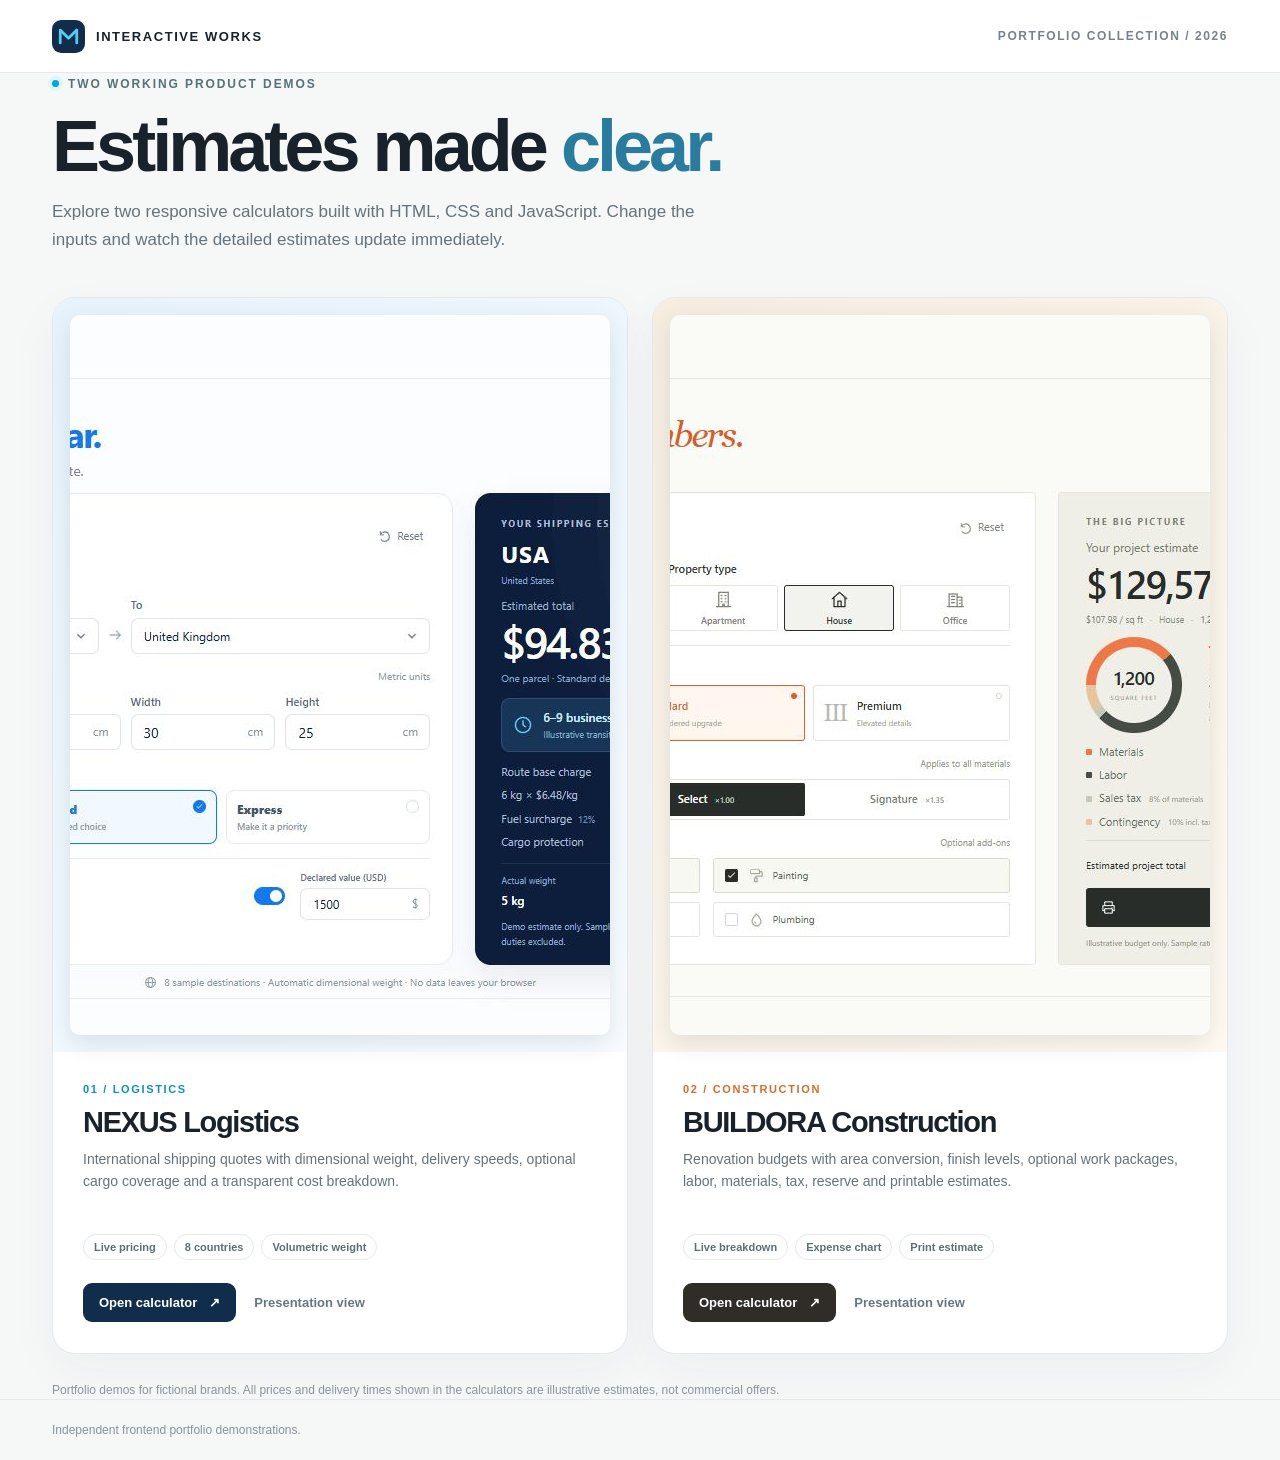
<file: index.html>
<!doctype html>
<html lang="en">
<head>
  <meta charset="utf-8">
  <meta name="viewport" content="width=device-width, initial-scale=1">
  <meta name="description" content="Two interactive HTML, CSS and JavaScript calculator portfolio demos: international shipping and construction estimates.">
  <title>Interactive Calculator Portfolio Demos</title>
  <style>
    :root{color-scheme:light;font-family:Inter,ui-sans-serif,-apple-system,BlinkMacSystemFont,"Segoe UI",sans-serif;background:#f6f7f7;color:#19222a}
    *{box-sizing:border-box}body{margin:0}a{color:inherit;text-decoration:none}a:focus-visible{outline:3px solid #1784ff;outline-offset:5px;border-radius:4px}
    .wrap{max-width:1240px;margin:auto;padding:0 32px}header{border-bottom:1px solid #e5e9eb;background:#fff}.top{min-height:72px;display:flex;align-items:center;justify-content:space-between;gap:20px}.mark{display:flex;align-items:center;gap:11px;font-size:13px;font-weight:800;letter-spacing:.12em;text-transform:uppercase}.mark svg{width:33px;height:33px}header .label{color:#77828a;font-size:12px;font-weight:700;letter-spacing:.13em;text-transform:uppercase}
    main{padding:58px 0 82px}.eyebrow{display:inline-flex;align-items:center;gap:9px;color:#54717c;font-size:12px;font-weight:800;letter-spacing:.16em;text-transform:uppercase}.dot{width:7px;height:7px;border-radius:50%;background:#00a5db;box-shadow:0 0 0 4px #dff5fc}h1{max-width:820px;margin:19px 0 15px;font-size:clamp(38px,6vw,72px);line-height:1.02;letter-spacing:-.055em}h1 em{font-style:normal;color:#297c9d}.intro{max-width:680px;margin:0 0 42px;color:#65737b;font-size:17px;line-height:1.65}.grid{display:grid;grid-template-columns:repeat(2,minmax(0,1fr));gap:24px}.card{overflow:hidden;border:1px solid #e3e8eb;border-radius:23px;background:#fff;box-shadow:0 16px 50px #2738460b;transition:transform .22s ease,box-shadow .22s ease}.card:hover{transform:translateY(-5px);box-shadow:0 24px 65px #2738461b}.visual{position:relative;padding:17px;background:linear-gradient(140deg,#e7f3fc,#f8fcff)}.card.buildora .visual{background:linear-gradient(140deg,#f6ede1,#fffaf1)}.visual img{display:block;width:100%;aspect-ratio:16/9;object-fit:cover;border-radius:10px;box-shadow:0 8px 24px #0a29401d}.body{padding:27px 30px 31px}.meta{font-size:11px;font-weight:800;letter-spacing:.15em;text-transform:uppercase;color:#0a91c3}.buildora .meta{color:#d66c29}h2{font-size:29px;letter-spacing:-.045em;margin:9px 0 9px}.body p{min-height:68px;margin:0;color:#65737b;line-height:1.6;font-size:14px}.tags{display:flex;flex-wrap:wrap;gap:7px;margin:18px 0 23px}.tags span{border:1px solid #e5e9eb;border-radius:20px;padding:6px 10px;color:#5e6e78;font-size:11px;font-weight:700}.actions{display:flex;align-items:center;gap:18px;flex-wrap:wrap}.primary{display:inline-flex;align-items:center;gap:12px;border-radius:9px;padding:12px 16px;color:#fff;background:#102e4b;font-size:13px;font-weight:800;transition:background .2s}.primary:hover{background:#166aa7}.buildora .primary{background:#302d29}.buildora .primary:hover{background:#a95420}.secondary{font-size:13px;font-weight:800;color:#667784}.secondary:hover{text-decoration:underline}.note{margin:27px 0 0;color:#8a959c;font-size:12px;line-height:1.5}footer{border-top:1px solid #e5e9eb;padding:23px 0;color:#88949b;font-size:12px}
    @media(max-width:760px){.wrap{padding:0 18px}.top{min-height:62px}main{padding:45px 0 60px}.intro{font-size:15px}.grid{grid-template-columns:1fr}.body{padding:23px}.body p{min-height:0}.card:hover{transform:none}}@media(prefers-reduced-motion:reduce){*,*:before,*:after{scroll-behavior:auto!important;transition:none!important}}
  </style>
</head>
<body>
  <header><div class="wrap top"><div class="mark"><svg viewBox="0 0 36 36" fill="none" aria-hidden="true"><rect width="36" height="36" rx="10" fill="#102E4B"/><path d="M9 25V11l9 9 9-9v14" stroke="#59C9F2" stroke-width="3" stroke-linecap="round" stroke-linejoin="round"/></svg>Interactive Works</div><span class="label">Portfolio collection / 2026</span></div></header>
  <main class="wrap">
    <div class="eyebrow"><span class="dot"></span>Two working product demos</div>
    <h1>Estimates made <em>clear.</em></h1>
    <p class="intro">Explore two responsive calculators built with HTML, CSS and JavaScript. Change the inputs and watch the detailed estimates update immediately.</p>
    <div class="grid">
      <article class="card nexus"><div class="visual"><img src="images/nexus.jpg" alt="NEXUS Logistics shipping calculator with inputs and a sample itemized result" width="1280" height="720"></div><div class="body"><span class="meta">01 / Logistics</span><h2>NEXUS Logistics</h2><p>International shipping quotes with dimensional weight, delivery speeds, optional cargo coverage and a transparent cost breakdown.</p><div class="tags"><span>Live pricing</span><span>8 countries</span><span>Volumetric weight</span></div><div class="actions"><a class="primary" href="shipping-calculator/">Open calculator <span aria-hidden="true">↗</span></a><a class="secondary" href="shipping-calculator/presentation.html">Presentation view</a></div></div></article>
      <article class="card buildora"><div class="visual"><img src="images/buildora.jpg" alt="BUILDORA Construction renovation calculator with inputs, cost breakdown and chart" width="1280" height="720"></div><div class="body"><span class="meta">02 / Construction</span><h2>BUILDORA Construction</h2><p>Renovation budgets with area conversion, finish levels, optional work packages, labor, materials, tax, reserve and printable estimates.</p><div class="tags"><span>Live breakdown</span><span>Expense chart</span><span>Print estimate</span></div><div class="actions"><a class="primary" href="construction-calculator/">Open calculator <span aria-hidden="true">↗</span></a><a class="secondary" href="construction-calculator/presentation.html">Presentation view</a></div></div></article>
    </div>
    <p class="note">Portfolio demos for fictional brands. All prices and delivery times shown in the calculators are illustrative estimates, not commercial offers.</p>
  </main>
  <footer><div class="wrap">Independent frontend portfolio demonstrations.</div></footer>
</body>
</html>
</file>
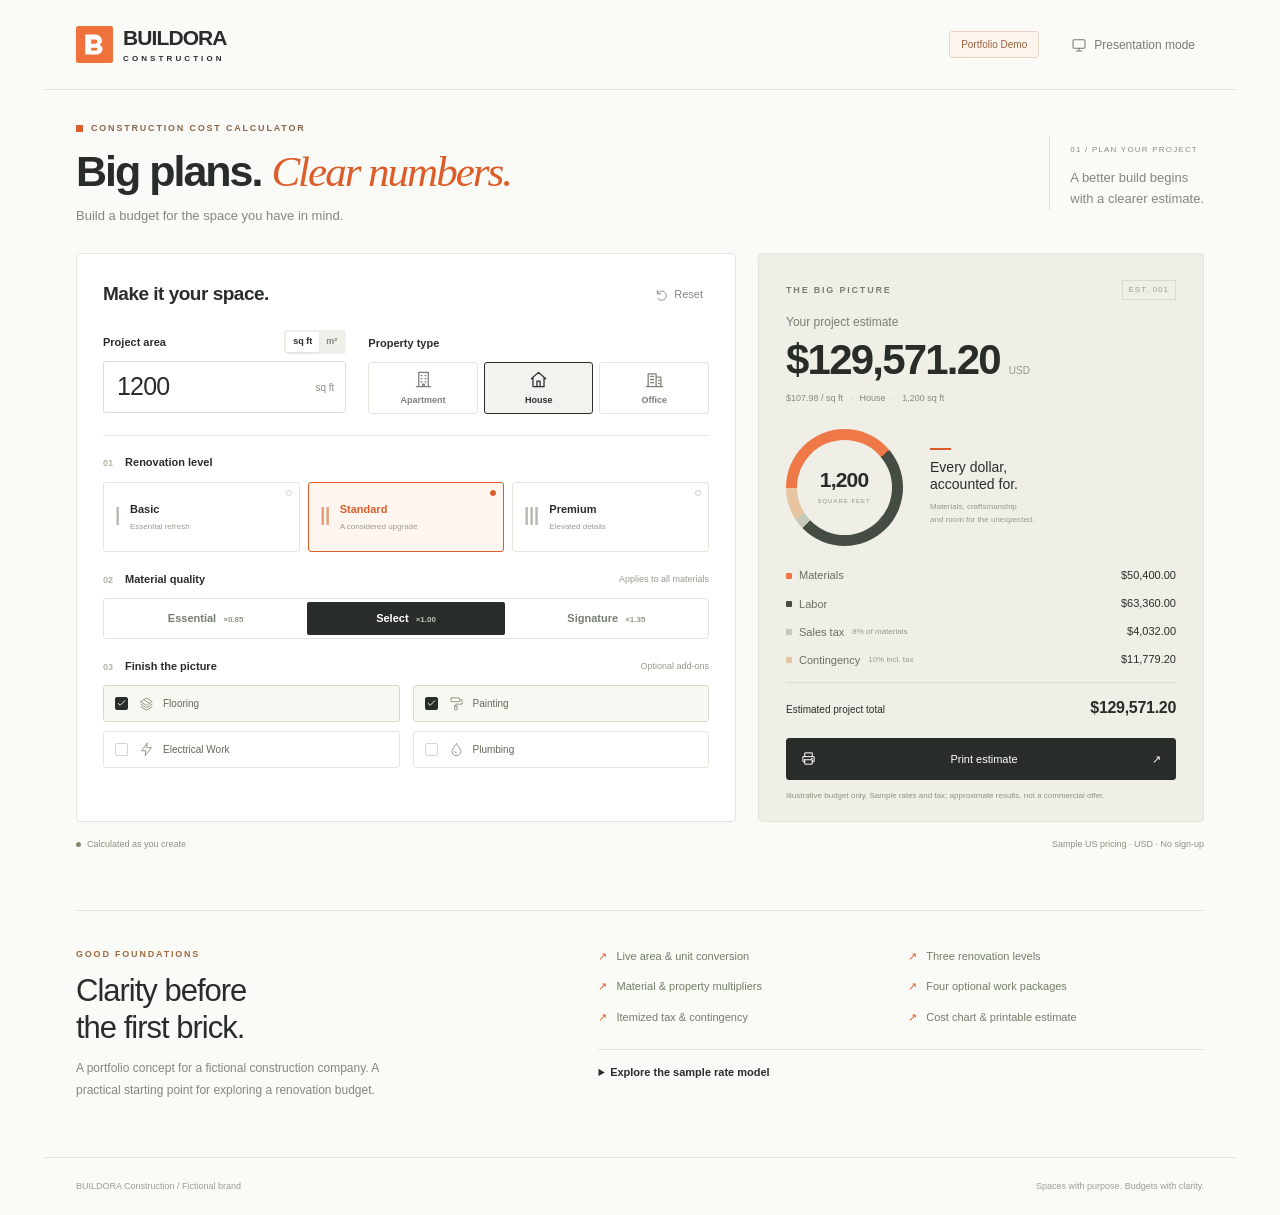
<file: construction-calculator/index.html>
<!doctype html>
<html lang="en"><head><meta charset="utf-8"><meta name="viewport" content="width=device-width, initial-scale=1"><meta name="theme-color" content="#292b29"><meta name="description" content="BUILDORA Construction portfolio demo: plan a renovation with an interactive cost breakdown, material options and a printable estimate."><title>Construction Cost Calculator — BUILDORA</title><link rel="icon" href="logo.svg" type="image/svg+xml"><link rel="stylesheet" href="styles.css"><link rel="stylesheet" href="presentation.css"><script src="calculator.js" defer></script><script src="app.js" defer></script></head>
<body>
<a class="skip" href="#calculator">Skip to calculator</a>
<svg class="symbols" xmlns="http://www.w3.org/2000/svg" aria-hidden="true"><defs>
  <symbol id="apartment" viewBox="0 0 24 24"><path d="M6 21V3h12v18M3 21h18M9 7h1m4 0h1M9 11h1m4 0h1m-6 4h1m4 0h1m-4 6v-3h2v3"/></symbol>
  <symbol id="house" viewBox="0 0 24 24"><path d="m3 11 9-8 9 8M5 9v12h14V9M10 21v-7h4v7"/></symbol>
  <symbol id="office" viewBox="0 0 24 24"><path d="M4 21V5h10v16m0-12h6v12M2 21h20M7 8h4m-4 4h4m-4 4h4m6-3h1m-1 4h1"/></symbol>
  <symbol id="floor" viewBox="0 0 24 24"><path d="m3 9 9-6 9 6-9 6-9-6Zm0 4 9 6 9-6M3 17l9 6 9-6M8 6l9 6"/></symbol>
  <symbol id="paint" viewBox="0 0 24 24"><rect x="3" y="3" width="14" height="6" rx="1"/><path d="M17 6h4v7H11v3m-2 0h4v6H9v-6Z"/></symbol>
  <symbol id="bolt" viewBox="0 0 24 24"><path d="m13 2-9 12h7l-1 8 10-13h-8l1-7Z"/></symbol>
  <symbol id="water" viewBox="0 0 24 24"><path d="M12 3S5 11 5 15a7 7 0 0 0 14 0c0-4-7-12-7-12Z"/><path d="M9 15a3 3 0 0 0 3 3"/></symbol>
  <symbol id="check" viewBox="0 0 24 24"><path d="m5 12 4 4L19 6"/></symbol>
  <symbol id="reset" viewBox="0 0 24 24"><path d="M4 10a8 8 0 1 1 1 8M4 4v6h6"/></symbol>
  <symbol id="print-icon" viewBox="0 0 24 24"><path d="M6 9V3h12v6M6 17H3V9h18v8h-3M6 14h12v7H6v-7Zm11-2h1"/></symbol>
  <symbol id="screen" viewBox="0 0 24 24"><rect x="3" y="4" width="18" height="13" rx="2"/><path d="M8 21h8m-4-4v4"/></symbol>
</defs></svg>
<header class="site-header shell"><a href="index.html" class="brand" aria-label="BUILDORA Construction home"><img src="logo.svg" width="37" height="37" alt=""><span>BUILDORA<small>CONSTRUCTION</small></span></a><div class="header-right"><span class="demo-badge">Portfolio Demo</span><button type="button" id="presentation" aria-label="Presentation mode" class="presentation-button" aria-pressed="false"><svg aria-hidden="true"><use href="#screen"/></svg><span>Presentation mode</span></button></div></header>
<main class="shell">
  <section class="intro" aria-labelledby="page-title"><div><p class="eyebrow"><span></span> CONSTRUCTION COST CALCULATOR</p><h1 id="page-title">Big plans. <span>Clear numbers.</span></h1><p>Build a budget for the space you have in mind.</p></div><div class="intro-stamp"><span>01 / PLAN YOUR PROJECT</span><p>A better build begins<br>with a clearer estimate.</p></div></section>
  <div class="calculator-layout" id="calculator">
    <form id="construction-form" class="project-panel" novalidate>
      <div class="panel-heading"><h2>Make it your space.</h2><button class="reset-button" type="reset"><svg aria-hidden="true"><use href="#reset"/></svg>Reset</button></div>
      <div class="project-basics"><div class="area-field field"><div class="label-line"><label for="area">Project area</label><fieldset class="unit-switch"><legend class="sr-only">Area unit</legend><label><input type="radio" name="unit" value="sqft" checked><span>sq ft</span></label><label><input type="radio" name="unit" value="sqm"><span>m²</span></label></fieldset></div><div class="area-input"><input id="area" name="area" type="number" value="1200" min="1" max="100000" step="any" required aria-describedby="area-error"><span id="area-unit">sq ft</span></div><span id="area-error" class="field-error"></span></div>
      <fieldset class="property-field"><legend>Property type</legend><div class="property-options"><label><input type="radio" name="property" value="apartment"><span><svg aria-hidden="true"><use href="#apartment"/></svg>Apartment</span></label><label><input type="radio" name="property" value="house" checked><span><svg aria-hidden="true"><use href="#house"/></svg>House</span></label><label><input type="radio" name="property" value="office"><span><svg aria-hidden="true"><use href="#office"/></svg>Office</span></label></div></fieldset></div>
      <fieldset class="scope-field"><legend><span class="section-number">01</span> Renovation level</legend><div class="scope-options">
        <label><input type="radio" name="scope" value="basic"><span class="scope-card"><span class="scope-mark" aria-hidden="true">Ⅰ</span><strong>Basic<small>Essential refresh</small></strong><span class="radio-dot"></span></span></label>
        <label><input type="radio" name="scope" value="standard" checked><span class="scope-card"><span class="scope-mark" aria-hidden="true">Ⅱ</span><strong>Standard<small>A considered upgrade</small></strong><span class="radio-dot"></span></span></label>
        <label><input type="radio" name="scope" value="premium"><span class="scope-card"><span class="scope-mark" aria-hidden="true">Ⅲ</span><strong>Premium<small>Elevated details</small></strong><span class="radio-dot"></span></span></label>
      </div></fieldset>
      <fieldset class="material-field"><legend><span class="section-number">02</span> Material quality <span class="legend-note">Applies to all materials</span></legend><div class="material-options"><label><input type="radio" name="material" value="essential"><span>Essential <small>×0.85</small></span></label><label><input type="radio" name="material" value="select" checked><span>Select <small>×1.00</small></span></label><label><input type="radio" name="material" value="signature"><span>Signature <small>×1.35</small></span></label></div></fieldset>
      <fieldset class="extras-field"><legend><span class="section-number">03</span> Finish the picture <span class="legend-note">Optional add-ons</span></legend><div class="extras-options">
        <label><input type="checkbox" name="extras" value="flooring" checked><span class="extra-check"><svg aria-hidden="true"><use href="#check"/></svg></span><svg aria-hidden="true"><use href="#floor"/></svg><span>Flooring</span></label>
        <label><input type="checkbox" name="extras" value="painting" checked><span class="extra-check"><svg aria-hidden="true"><use href="#check"/></svg></span><svg aria-hidden="true"><use href="#paint"/></svg><span>Painting</span></label>
        <label><input type="checkbox" name="extras" value="electrical"><span class="extra-check"><svg aria-hidden="true"><use href="#check"/></svg></span><svg aria-hidden="true"><use href="#bolt"/></svg><span>Electrical Work</span></label>
        <label><input type="checkbox" name="extras" value="plumbing"><span class="extra-check"><svg aria-hidden="true"><use href="#check"/></svg></span><svg aria-hidden="true"><use href="#water"/></svg><span>Plumbing</span></label>
      </div></fieldset>
    </form>
    <aside class="estimate-panel" aria-labelledby="estimate-title"><div class="estimate-head"><p class="eyebrow">THE BIG PICTURE</p><span class="estimate-tag">EST. 001</span></div><h2 id="estimate-title">Your project estimate</h2><div class="total-line"><strong id="total">$113,784.00</strong><span>USD</span></div><div class="estimate-meta"><span id="cost-per-area"></span><span class="meta-dot">·</span><span id="summary-property">House</span><span class="meta-dot">·</span><span id="summary-area">1,200 sq ft</span></div>
      <div id="result-content"><div class="cost-composition"><div class="donut" id="donut" role="img" aria-label="Cost breakdown"><div><strong id="chart-area">1,200</strong><span id="chart-unit">SQUARE FEET</span></div></div><div class="chart-caption"><span class="tiny-line"></span><strong>Every dollar,<br>accounted for.</strong><p>Materials, craftsmanship<br>and room for the unexpected.</p></div></div>
      <dl class="breakdown"><div><dt><i class="material-dot"></i>Materials</dt><dd id="materials-cost"></dd></div><div><dt><i class="labor-dot"></i>Labor</dt><dd id="labor-cost"></dd></div><div><dt><i class="tax-dot"></i>Sales tax <small>8% of materials</small></dt><dd id="tax-cost"></dd></div><div><dt><i class="reserve-dot"></i>Contingency <small>10% incl. tax</small></dt><dd id="reserve-cost"></dd></div></dl>
      <div class="total-row"><span>Estimated project total</span><strong id="total-repeat"></strong></div></div>
      <p class="invalid-result" id="invalid-result" hidden>Enter a valid project area to view your estimate.</p>
      <button class="print-button" type="button" id="print"><svg aria-hidden="true"><use href="#print-icon"/></svg>Print estimate<span aria-hidden="true">↗</span></button><p class="estimate-disclaimer">Illustrative budget only. Sample rates and tax; approximate results, not a commercial offer.</p>
    </aside>
  </div>
  <div class="workspace-footnote"><span><i></i> Calculated as you create</span><span>Sample US pricing · USD · No sign-up</span></div>
  <section class="details-section" aria-labelledby="details-title"><div class="details-intro"><p class="eyebrow">GOOD FOUNDATIONS</p><h2 id="details-title">Clarity before<br>the first brick.</h2><p>A portfolio concept for a fictional construction company. A practical starting point for exploring a renovation budget.</p></div><div class="details-content"><ul class="feature-list"><li>Live area & unit conversion</li><li>Three renovation levels</li><li>Material & property multipliers</li><li>Four optional work packages</li><li>Itemized tax & contingency</li><li>Cost chart & printable estimate</li></ul><details><summary>Explore the sample rate model</summary><div class="rate-explanation"><p>Each selected work package covers the full project area. Base renovation includes preparation, carpentry, general installation and site management. Flooring, painting, electrical and plumbing are separate optional packages, excluded from the base rate.</p><table><caption>Sample base rates, USD / sq ft</caption><thead><tr><th>Work package</th><th>Materials</th><th>Labor</th></tr></thead><tbody><tr><td>Basic Renovation</td><td>$18</td><td>$24</td></tr><tr><td>Standard Renovation</td><td>$32</td><td>$38</td></tr><tr><td>Premium Renovation</td><td>$55</td><td>$62</td></tr><tr><td>Flooring</td><td>$8</td><td>$6</td></tr><tr><td>Painting</td><td>$2</td><td>$4</td></tr><tr><td>Electrical Work</td><td>$4</td><td>$7</td></tr><tr><td>Plumbing</td><td>$5</td><td>$9</td></tr></tbody></table><p>Materials × quality (0.85 / 1 / 1.35). Labor × property complexity: Apartment 1, House 1.10, Office 1.20. Each package's material and labor cost is rounded to cents, then summed. Sample sales tax = 8% of materials. Reserve = 10% of materials + labor + tax, rounded to cents. Total = materials + labor + tax + reserve.</p><p>1 sq ft = 0.09290304 m². Switching units preserves the physical area and the estimate. Valid area: 1–100,000 sq ft (0.09290304–9,290.304 m²). Permits, design fees, demolition, structural work and local code requirements are excluded. Actual rates and taxes vary by location.</p></div></details></div></section>
  <section class="print-details" aria-labelledby="print-title"><h2 id="print-title">Project specification & work packages</h2><p id="print-spec"></p><table><thead><tr><th>Work package</th><th>Materials</th><th>Labor</th><th>Total</th></tr></thead><tbody id="print-items"></tbody></table><p>Sample material tax: 8%. Contingency: 10% of subtotal including tax. Approximate demo budget, not a commercial offer. Excludes permits, design fees, demolition and structural work. No actual services are offered.</p></section>
</main><footer class="site-footer shell"><span>BUILDORA Construction / Fictional brand</span><span>Spaces with purpose. Budgets with clarity.</span></footer><p class="sr-only" id="announcement" role="status" aria-live="polite" aria-atomic="true"></p>
</body></html>
</file>
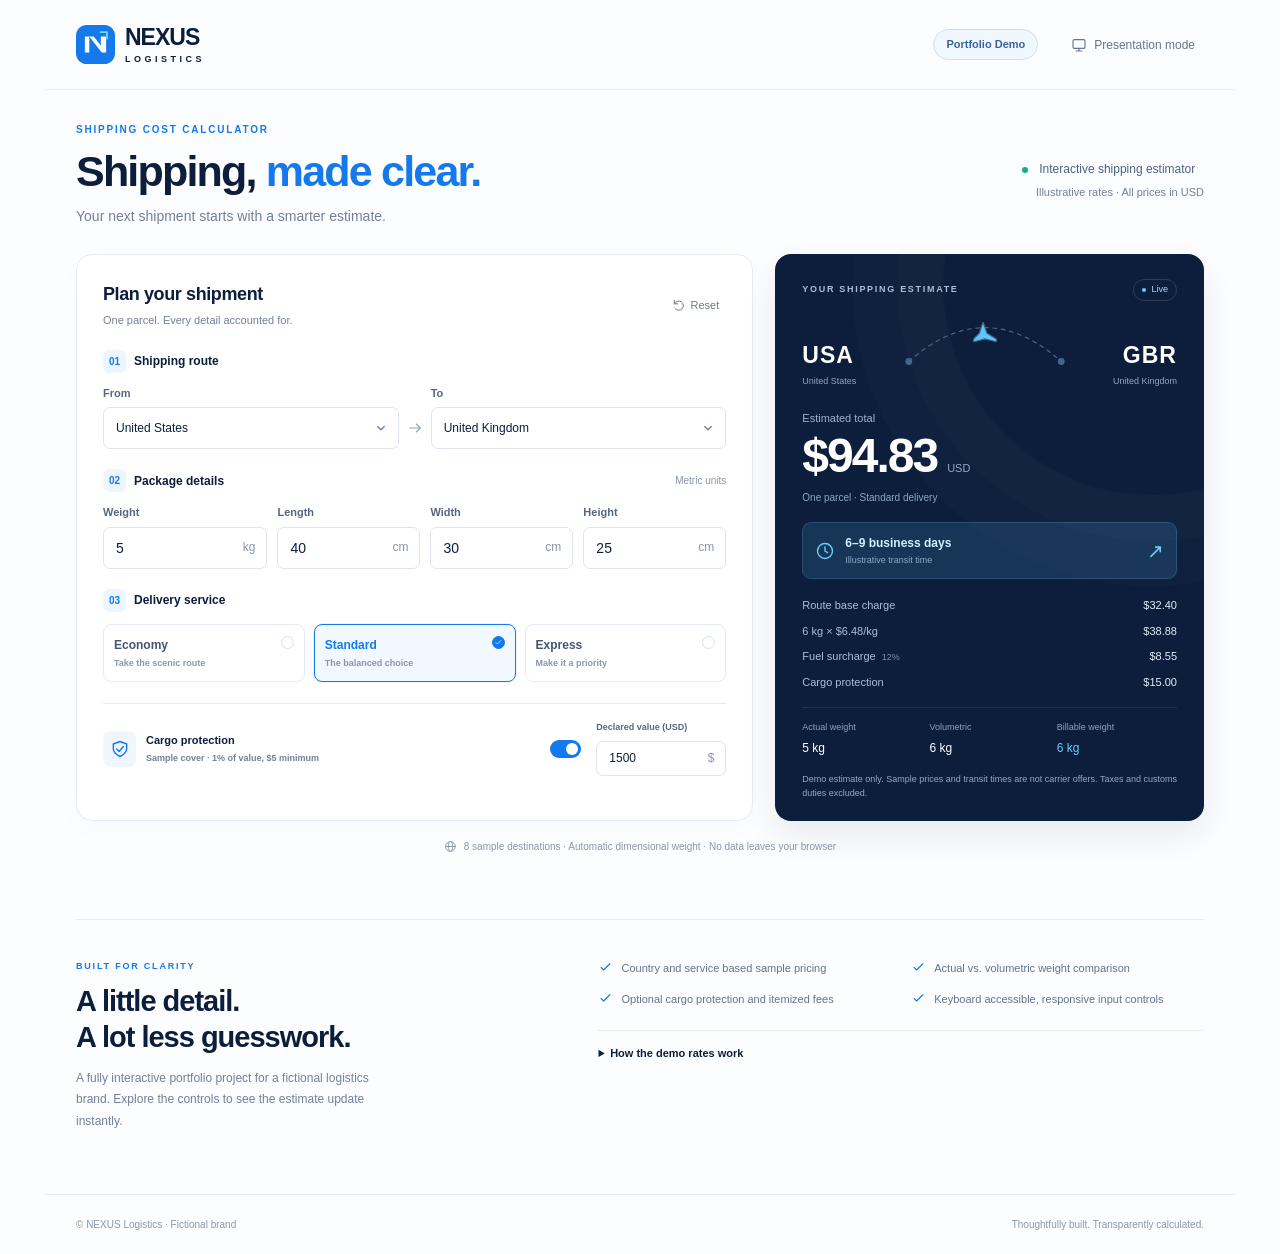
<file: shipping-calculator/index.html>
<!doctype html>
<html lang="en">
<head>
  <meta charset="utf-8"><meta name="viewport" content="width=device-width, initial-scale=1">
  <meta name="theme-color" content="#0c1e3c"><meta name="description" content="NEXUS Logistics portfolio demo: an interactive shipping estimator with dimensional weight, delivery services and transparent sample rates.">
  <title>Shipping Cost Calculator — NEXUS Logistics</title>
  <link rel="icon" href="logo.svg" type="image/svg+xml"><link rel="stylesheet" href="styles.css"><link rel="stylesheet" href="presentation.css">
  <script src="calculator.js" defer></script><script src="app.js" defer></script>
</head>
<body>
  <a class="skip" href="#calculator">Skip to calculator</a>
  <svg class="symbols" xmlns="http://www.w3.org/2000/svg" aria-hidden="true"><defs>
    <symbol id="arrow" viewBox="0 0 24 24"><path d="M4 12h16m-6-6 6 6-6 6"/></symbol>
    <symbol id="box" viewBox="0 0 24 24"><path d="m3 7 9-5 9 5v10l-9 5-9-5V7Zm0 0 9 5 9-5M12 12v10M7.5 4.5l9 5v4"/></symbol>
    <symbol id="globe" viewBox="0 0 24 24"><circle cx="12" cy="12" r="9"/><ellipse cx="12" cy="12" rx="4" ry="9"/><path d="M3 12h18"/></symbol>
    <symbol id="shield" viewBox="0 0 24 24"><path d="m12 3 8 3v6c0 5-8 9-8 9s-8-4-8-9V6l8-3Z"/><path d="m8 12 3 3 5-6"/></symbol>
    <symbol id="reset" viewBox="0 0 24 24"><path d="M4 10a8 8 0 1 1 1 8M4 4v6h6"/></symbol>
    <symbol id="clock" viewBox="0 0 24 24"><circle cx="12" cy="12" r="9"/><path d="M12 7v5l3 2"/></symbol>
    <symbol id="screen" viewBox="0 0 24 24"><rect x="3" y="4" width="18" height="13" rx="2"/><path d="M8 21h8m-4-4v4"/></symbol>
    <symbol id="check" viewBox="0 0 24 24"><path d="m5 12 4 4L19 6"/></symbol>
  </defs></svg>
  <header class="site-header shell">
    <a class="brand" href="index.html" aria-label="NEXUS Logistics home"><img src="logo.svg" width="39" height="39" alt=""><span>NEXUS<small>LOGISTICS</small></span></a>
    <div class="header-right"><span class="demo-badge">Portfolio Demo</span><button class="presentation-button" id="presentation" aria-label="Presentation mode" type="button" aria-pressed="false"><svg aria-hidden="true"><use href="#screen"/></svg><span>Presentation mode</span></button></div>
  </header>
  <main class="shell">
    <section class="intro" aria-labelledby="page-title"><div><p class="eyebrow">SHIPPING COST CALCULATOR</p><h1 id="page-title">Shipping, <span>made clear.</span></h1><p class="intro-copy">Your next shipment starts with a smarter estimate.</p></div><div class="intro-note"><span class="status-dot"></span> Interactive shipping estimator<small>Illustrative rates · All prices in USD</small></div></section>
    <div id="calculator" class="calculator-layout">
      <form id="shipping-form" class="form-panel" novalidate>
        <div class="panel-heading"><div><h2>Plan your shipment</h2><p>One parcel. Every detail accounted for.</p></div><button type="reset" class="reset-button"><svg aria-hidden="true"><use href="#reset"/></svg>Reset</button></div>
        <fieldset><legend><span class="step">01</span> Shipping route</legend><div class="route-fields"><div class="field"><label for="origin">From</label><select id="origin" name="origin" aria-describedby="origin-error"></select><span class="field-error" id="origin-error"></span></div><span class="route-arrow" aria-hidden="true"><svg aria-hidden="true"><use href="#arrow"/></svg></span><div class="field"><label for="destination">To</label><select id="destination" name="destination" aria-describedby="destination-error"></select><span class="field-error" id="destination-error"></span></div></div></fieldset>
        <fieldset><legend><span class="step">02</span> Package details <span class="legend-note">Metric units</span></legend><div class="package-fields">
          <div class="field"><label for="weight">Weight</label><div class="input-unit"><input id="weight" name="weight" type="number" min="0.1" max="1000" step="any" value="5" required aria-describedby="weight-error"><span>kg</span></div><span class="field-error" id="weight-error"></span></div>
          <div class="field"><label for="length">Length</label><div class="input-unit"><input id="length" name="length" type="number" min="1" max="300" step="any" value="40" required aria-describedby="length-error"><span>cm</span></div><span class="field-error" id="length-error"></span></div>
          <div class="field"><label for="width">Width</label><div class="input-unit"><input id="width" name="width" type="number" min="1" max="300" step="any" value="30" required aria-describedby="width-error"><span>cm</span></div><span class="field-error" id="width-error"></span></div>
          <div class="field"><label for="height">Height</label><div class="input-unit"><input id="height" name="height" type="number" min="1" max="300" step="any" value="25" required aria-describedby="height-error"><span>cm</span></div><span class="field-error" id="height-error"></span></div>
        </div></fieldset>
        <fieldset><legend><span class="step">03</span> Delivery service</legend><div class="service-options">
          <label class="service-card"><input type="radio" name="service" value="economy"><span><strong>Economy</strong><small>Take the scenic route</small></span><svg aria-hidden="true"><use href="#check"/></svg></label>
          <label class="service-card"><input type="radio" name="service" value="standard" checked><span><strong>Standard</strong><small>The balanced choice</small></span><svg aria-hidden="true"><use href="#check"/></svg></label>
          <label class="service-card"><input type="radio" name="service" value="express"><span><strong>Express</strong><small>Make it a priority</small></span><svg aria-hidden="true"><use href="#check"/></svg></label>
        </div><span class="field-error" id="service-error"></span></fieldset>
        <div class="insurance-row"><label class="insurance-label" for="insured"><span class="icon-tile"><svg aria-hidden="true"><use href="#shield"/></svg></span><span><strong>Cargo protection</strong><small>Sample cover · 1% of value, $5 minimum</small></span><input id="insured" name="insured" type="checkbox" checked><span class="switch" aria-hidden="true"></span></label><div class="field declared-field" id="value-field"><label for="value">Declared value (USD)</label><div class="input-unit"><input id="value" name="value" type="number" value="1500" min="100" max="50000" step="any" required aria-describedby="value-error"><span>$</span></div><span class="field-error" id="value-error"></span></div></div>
      </form>
      <aside class="estimate-panel" aria-labelledby="estimate-title">
        <div class="estimate-top"><span class="eyebrow">YOUR SHIPPING ESTIMATE</span><span class="live-badge"><i></i> Live</span></div>
        <div class="route-visual" aria-hidden="true"><div><span id="from-code">USA</span><small id="from-name">United States</small></div><div class="flight-path"><svg viewBox="0 0 170 54"><path d="M4 42Q85-30 166 42" fill="none" stroke="currentColor" stroke-dasharray="4 5"/><circle cx="4" cy="42" r="3" fill="currentColor"/><circle cx="166" cy="42" r="3" fill="currentColor"/><path d="m79 12 4-12 4 12 10 6v3l-12-3-12 3v-3Z" fill="#59c8ff"/></svg></div><div><span id="to-code">GBR</span><small id="to-name">United Kingdom</small></div></div>
        <h2 id="estimate-title">Estimated total</h2><div class="total-line"><strong id="total">$138.38</strong><span>USD</span></div><p class="total-caption">One parcel · <span id="service-name">Standard delivery</span></p>
        <div id="result-content"><div class="delivery-time"><svg aria-hidden="true"><use href="#clock"/></svg><div><strong id="eta">6–9 business days</strong><small>Illustrative transit time</small></div><span class="delivery-arrow" aria-hidden="true">↗</span></div>
        <dl class="breakdown"><div><dt>Route base charge</dt><dd id="base"></dd></div><div><dt id="weight-label">Billable weight charge</dt><dd id="weight-cost"></dd></div><div><dt>Fuel surcharge <span>12%</span></dt><dd id="fuel"></dd></div><div><dt>Cargo protection</dt><dd id="insurance"></dd></div></dl>
        <div class="weight-summary"><div><span>Actual weight</span><strong id="actual"></strong></div><div><span>Volumetric</span><strong id="volumetric"></strong></div><div><span>Billable weight</span><strong id="billable"></strong></div></div></div>
        <p class="invalid-result" id="invalid-result" hidden>Complete the highlighted fields to calculate your estimate.</p>
        <p class="estimate-disclaimer">Demo estimate only. Sample prices and transit times are not carrier offers. Taxes and customs duties excluded.</p>
      </aside>
    </div>
    <p class="workspace-footnote"><svg aria-hidden="true"><use href="#globe"/></svg>8 sample destinations · Automatic dimensional weight · No data leaves your browser</p>
    <section class="details-section" aria-labelledby="details-title"><div class="details-intro"><p class="eyebrow">BUILT FOR CLARITY</p><h2 id="details-title">A little detail.<br>A lot less guesswork.</h2><p>A fully interactive portfolio project for a fictional logistics brand. Explore the controls to see the estimate update instantly.</p></div><div class="details-content"><ul class="feature-list"><li><svg aria-hidden="true"><use href="#check"/></svg>Country and service based sample pricing</li><li><svg aria-hidden="true"><use href="#check"/></svg>Actual vs. volumetric weight comparison</li><li><svg aria-hidden="true"><use href="#check"/></svg>Optional cargo protection and itemized fees</li><li><svg aria-hidden="true"><use href="#check"/></svg>Keyboard accessible, responsive input controls</li></ul><details><summary>How the demo rates work</summary><div class="rate-explanation"><p>Volumetric weight = length × width × height (cm) ÷ 5,000. The greater of actual and volumetric weight is rounded up to the next 0.5 kg.</p><table><caption>Economy baseline in USD</caption><thead><tr><th>Route</th><th>Base</th><th>Per kg</th></tr></thead><tbody><tr><td>Same country</td><td>$9</td><td>$2.20</td></tr><tr><td>Same region</td><td>$16</td><td>$3.20</td></tr><tr><td>Across regions</td><td>$24</td><td>$4.80</td></tr></tbody></table><p>Economy ×1 · Standard ×1.35 · Express ×1.90. Base and per-kg rate are rounded to cents first; weight charge and 12% fuel fee are then rounded to cents. Protection adds 1% of declared value, minimum $5. Limits: 0.1–1,000 kg; each dimension 1–300 cm; declared value $100–$50,000. This demo does not check real carrier size restrictions.</p><p>Sample regions: Americas (US, Canada), Europe (UK, Germany, France), Asia Pacific (Japan, Singapore, Australia). Transit days are estimates, not delivery dates or guarantees.</p></div></details></div></section>
  </main>
  <footer class="site-footer shell"><span>© NEXUS Logistics · Fictional brand</span><span>Thoughtfully built. Transparently calculated.</span></footer>
  <p class="sr-only" id="announcement" role="status" aria-live="polite" aria-atomic="true"></p>
</body></html>
</file>
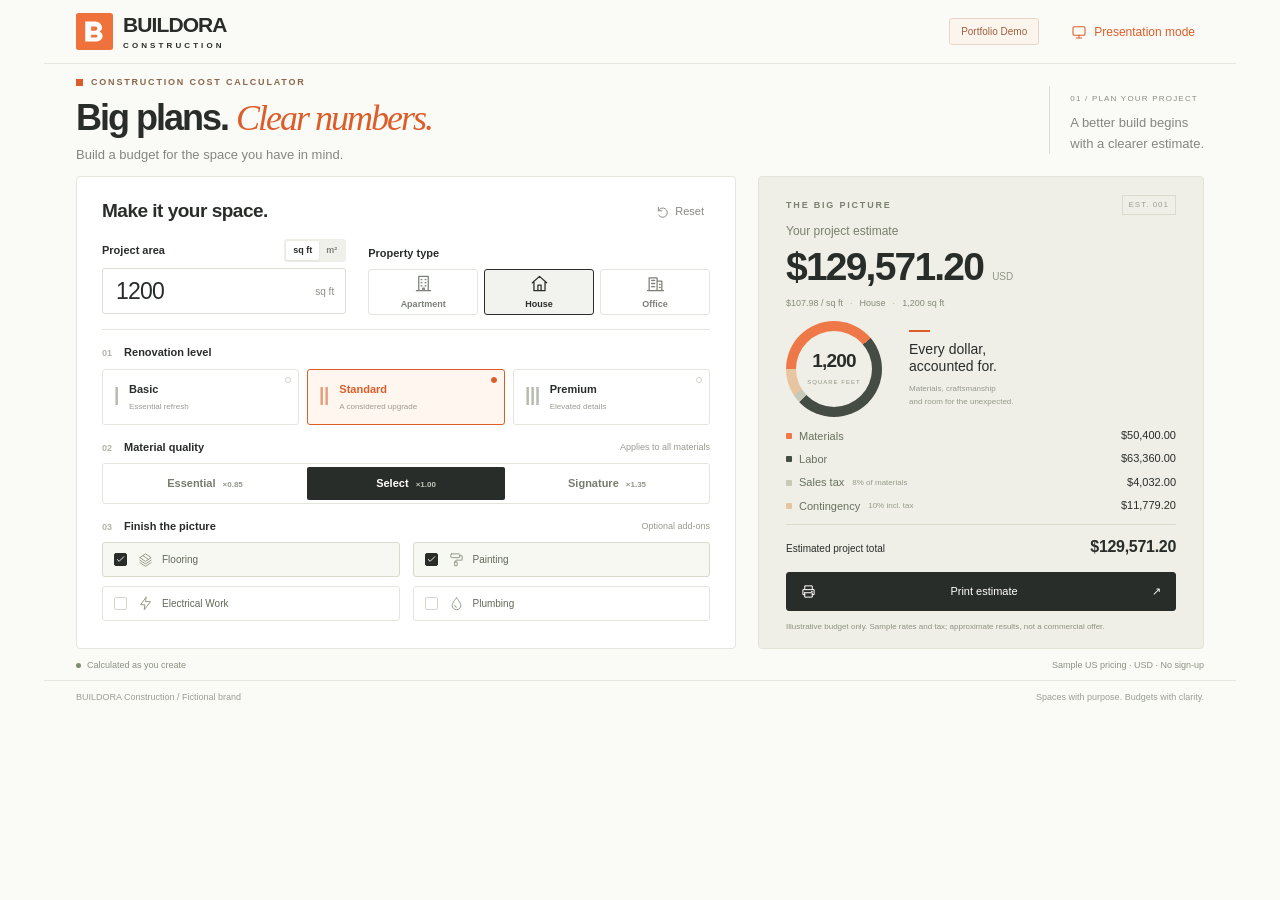
<file: construction-calculator/presentation.html>
<!doctype html><html lang="en"><head><meta charset="utf-8"><meta name="viewport" content="width=device-width, initial-scale=1"><meta http-equiv="refresh" content="0;url=index.html?presentation=1"><title>BUILDORA — Portfolio Presentation</title></head><body><p><a href="index.html?presentation=1">Open the BUILDORA portfolio presentation</a></p></body></html>
</file>
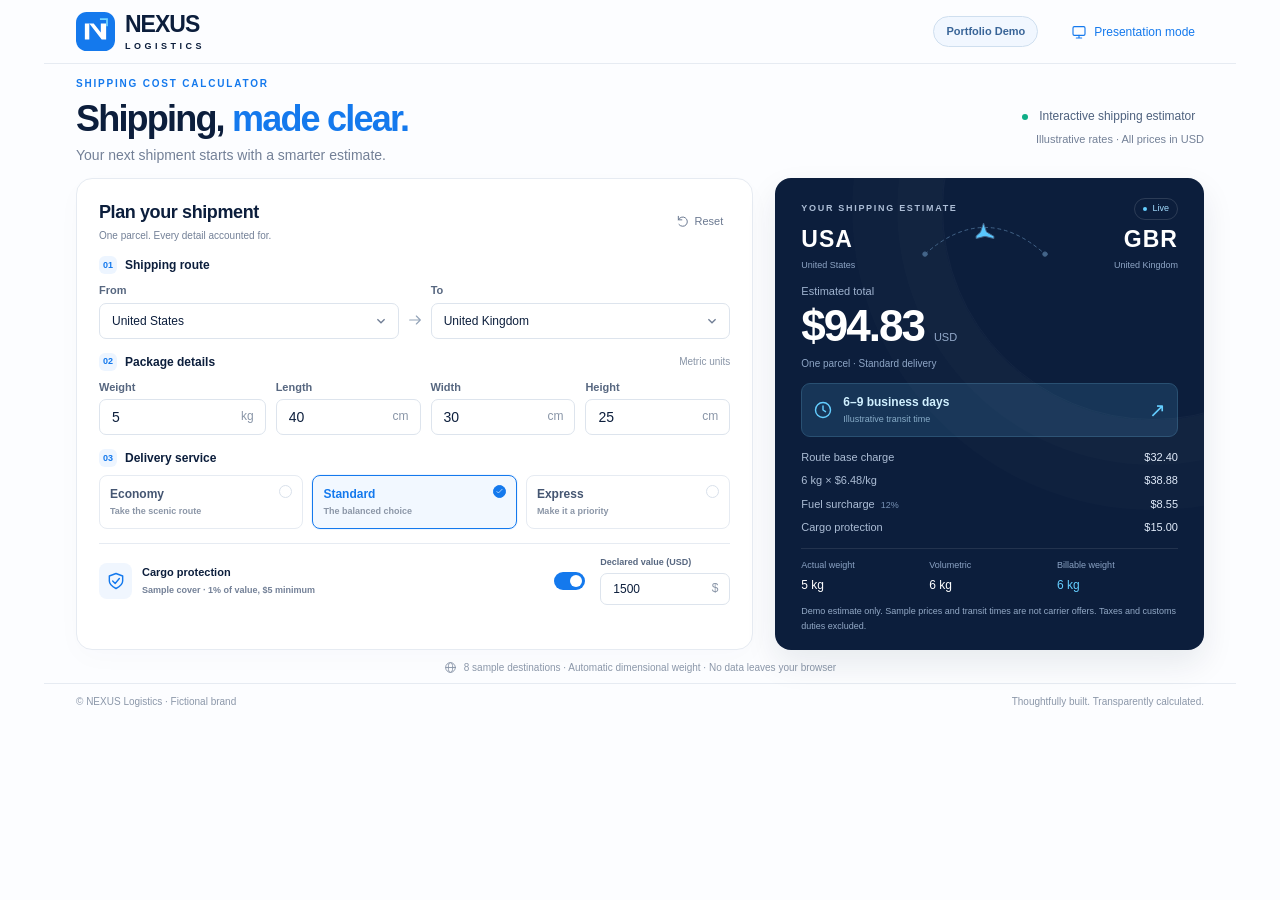
<file: shipping-calculator/presentation.html>
<!doctype html><html lang="en"><head><meta charset="utf-8"><meta name="viewport" content="width=device-width, initial-scale=1"><meta http-equiv="refresh" content="0;url=index.html?presentation=1"><title>NEXUS — Portfolio Presentation</title></head><body><p><a href="index.html?presentation=1">Open the NEXUS portfolio presentation</a></p></body></html>
</file>
<file: construction-calculator/styles.css>
:root{--ink:#292d2a;--muted:#85867f;--orange:#dc5d29;--line:#e5e5de;--canvas:#f7f7f2;--material:#ee7847;--labor:#454c43;--tax:#c7c9b8;--reserve:#e7c5a1;--font:Inter,"Segoe UI",Arial,sans-serif}*{box-sizing:border-box}body{margin:0;background:#fafaf7;color:var(--ink);font:14px/1.5 var(--font);-webkit-font-smoothing:antialiased}button,input{font:inherit}button{cursor:pointer}svg{width:20px;height:20px;fill:none;stroke:currentColor;stroke-width:1.6;stroke-linecap:round;stroke-linejoin:round;flex-shrink:0}.symbols{position:absolute;width:0;height:0;overflow:hidden}.shell{max-width:1192px;margin:auto;padding-inline:32px}.site-header{height:90px;display:flex;align-items:center;justify-content:space-between;border-bottom:1px solid var(--line)}.brand{display:flex;gap:10px;align-items:center;text-decoration:none;color:var(--ink);font-size:21px;font-weight:850;letter-spacing:-.9px;line-height:1}.brand small{font-size:8px;letter-spacing:3.1px;display:block;margin-top:7px;font-weight:600}.header-right{display:flex;align-items:center;gap:23px}.demo-badge{border:1px solid #e8d5c8;padding:5px 11px;font-size:10px;color:#9c613f;background:#fcf5ed;border-radius:3px}.presentation-button{display:flex;align-items:center;gap:7px;border:0;background:none;color:#777c72;padding:9px;font-size:12px}.presentation-button svg{width:16px;height:16px}.presentation-button[aria-pressed=true]{color:var(--orange)}.intro{padding-block:32px 28px;display:flex;align-items:center;justify-content:space-between}.eyebrow{font-size:9px;letter-spacing:1.8px;font-weight:650;margin:0 0 11px}.intro .eyebrow{display:flex;align-items:center;gap:8px;color:#8b674b}.intro .eyebrow span{width:7px;height:7px;background:var(--orange)}h1{font-size:43px;letter-spacing:-2px;line-height:1.15;margin:0;font-weight:600}h1 span{font-family:Georgia,"Times New Roman",serif;font-weight:400;font-style:italic;color:var(--orange)}.intro>div>p:last-child{font-size:13px;color:var(--muted);margin:10px 0 0}.intro-stamp{border-left:1px solid #dcddd2;padding-left:20px}.intro-stamp span{font-size:8px;letter-spacing:1.2px;color:#8c8d80}.intro .intro-stamp p{font-size:11px;line-height:1.6;color:#5c6458}.calculator-layout{display:grid;grid-template-columns:minmax(0,1.48fr) minmax(350px,1fr);gap:22px;scroll-margin-top:20px}.project-panel{border:1px solid var(--line);border-radius:4px;background:#fff;padding:26px;min-width:0}.panel-heading{display:flex;align-items:center;justify-content:space-between;margin-bottom:20px}h2{font-size:19px;font-weight:550;letter-spacing:-.5px;margin:0}.reset-button{display:flex;align-items:center;gap:5px;border:0;background:none;color:#85887f;padding:6px;font-size:11px}.reset-button svg{width:14px;height:14px}fieldset{min-width:0;padding:0;border:0;margin:0}legend{padding:0;margin-bottom:11px;font-size:11px;font-weight:600;width:100%}label{font-size:11px;font-weight:550}input[type=radio],input[type=checkbox]{position:absolute;width:1px;height:1px;opacity:0}.project-basics{display:grid;grid-template-columns:1fr 1.4fr;gap:22px;padding-bottom:21px;border-bottom:1px solid var(--line);margin-bottom:18px}.label-line{display:flex;align-items:center;justify-content:space-between;min-height:26px;margin-bottom:6px;gap:8px}.unit-switch{display:flex;background:#f0f0eb;border-radius:3px;padding:2px;flex-shrink:0}.unit-switch label{cursor:pointer;position:relative}.unit-switch span{display:block;padding:3px 7px;color:#808479;font-size:9px;font-weight:600;border-radius:2px}.unit-switch input:checked+span{background:#fff;color:var(--ink);box-shadow:0 1px 3px #00000012}.area-input{position:relative}.area-input input{width:100%;min-width:0;appearance:textfield;border:1px solid #dcded5;background:#fff;height:52px;padding:0 48px 0 13px;font-size:25px;font-weight:500;color:var(--ink);border-radius:3px;letter-spacing:-.8px;font-variant-numeric:tabular-nums}.area-input>span{position:absolute;right:12px;top:19px;font-size:10px;color:#8c8e83}.area-input input::-webkit-inner-spin-button{appearance:none}.property-field legend{margin-bottom:11px;padding-top:6px}.property-options{display:grid;grid-template-columns:repeat(3,1fr);gap:6px}.property-options label{cursor:pointer;position:relative}.property-options label>span{display:flex;flex-direction:column;align-items:center;justify-content:center;gap:5px;height:52px;border:1px solid var(--line);border-radius:3px;font-size:9px;color:#7c8177}.property-options svg{width:19px;height:19px}.property-options input:checked+span{border-color:var(--ink);background:#f2f3ef;color:var(--ink)}.section-number{font-size:9px;color:#b1b4a8;margin-right:9px}.scope-options{display:grid;grid-template-columns:repeat(3,1fr);gap:8px}.scope-options label{cursor:pointer;position:relative}.scope-card{display:flex;align-items:center;position:relative;border:1px solid var(--line);padding:12px 10px;border-radius:3px;height:70px;gap:9px}.scope-mark{font-family:Georgia,serif;font-size:25px;color:#b7baae;font-weight:400}.scope-card strong{font-size:11px;font-weight:600;line-height:1.4}.scope-card small{display:block;font-size:8px;color:#999c90;font-weight:400;margin-top:4px;white-space:nowrap}.radio-dot{position:absolute;top:7px;right:7px;width:6px;height:6px;border:1px solid #d3d5cd;border-radius:50%}.scope-options input:checked+.scope-card{background:#fff7ef;border-color:var(--orange)}.scope-options input:checked+.scope-card strong{color:var(--orange)}.scope-options input:checked+.scope-card .scope-mark{color:#e69d79}.scope-options input:checked+.scope-card .radio-dot{background:var(--orange);border-color:var(--orange)}.material-field,.extras-field{margin-top:19px}.legend-note{float:right;font-size:9px;color:#979b8e;font-weight:400;line-height:16px}.material-options{display:flex;border:1px solid var(--line);padding:3px;border-radius:3px;gap:3px}.material-options label{flex:1;cursor:pointer;position:relative}.material-options label>span{display:block;text-align:center;font-size:11px;color:#757d6d;padding:8px 4px;border-radius:2px}.material-options small{font-size:8px;color:#92978a;margin-left:4px}.material-options input:checked+span{background:var(--ink);color:#fff}.material-options input:checked+span small{color:#bfc6b8}.extras-options{display:grid;grid-template-columns:1fr 1fr;gap:9px 13px}.extras-options label{display:flex;position:relative;align-items:center;gap:9px;border:1px solid var(--line);padding:10px 11px;cursor:pointer;border-radius:3px;color:#60695a;font-size:10px;font-weight:400}.extras-options label>svg{height:15px;width:15px;color:#949b89;margin-left:2px}.extra-check{height:13px;width:13px;border:1px solid #d4d8cc;display:grid;place-items:center;border-radius:2px;flex-shrink:0}.extra-check svg{width:11px;height:11px;stroke:transparent;stroke-width:2}.extras-options label:has(input:checked){border-color:#dad9cc;background:#f8f8f3}.extras-options input:checked+.extra-check{background:var(--ink);border-color:var(--ink)}.extras-options input:checked+.extra-check svg{stroke:#fff}.estimate-panel{background:#efefe7;border:1px solid #e4e4da;border-radius:4px;padding:26px 27px 18px;min-width:0}.estimate-head{display:flex;justify-content:space-between;gap:10px;align-items:center;margin-bottom:13px}.estimate-head .eyebrow{font-size:9px;color:#7a8170;margin:0}.estimate-tag{font-size:8px;color:#9b9e90;border:1px solid #d9dccd;padding:3px 6px;letter-spacing:1px}.estimate-panel h2{font-size:12px;font-weight:400;color:#78806e;letter-spacing:0}.total-line{display:flex;align-items:baseline;gap:9px;margin:5px 0 7px}.total-line strong{font-size:42px;letter-spacing:-1.8px;font-weight:550;line-height:1.15;font-variant-numeric:tabular-nums;overflow-wrap:anywhere}.total-line>span{font-size:10px;color:#929787}.estimate-meta{display:flex;align-items:center;flex-wrap:wrap;gap:7px;font-size:9px;color:#848b79;min-height:14px}.meta-dot{color:#afb4a4}.cost-composition{display:flex;align-items:center;gap:27px;margin:23px 0 21px}.donut{width:117px;height:117px;border-radius:50%;position:relative;display:grid;place-items:center;flex-shrink:0;transform:rotate(-90deg);background:conic-gradient(var(--material) 0% 44%,var(--labor) 44% 85%,var(--tax) 85% 90%,var(--reserve) 90% 100%)}.donut:before{content:"";position:absolute;inset:11px;background:#efefe7;border-radius:50%}.donut>div{position:relative;text-align:center;transform:rotate(90deg);max-width:86px}.donut strong{font-size:21px;letter-spacing:-.8px;font-weight:550;display:block;overflow-wrap:anywhere;line-height:1.1}.donut span{font-size:6px;letter-spacing:1px;color:#8d9482;display:block;margin-top:6px}.chart-caption .tiny-line{display:block;width:21px;height:2px;background:var(--orange);margin-bottom:9px}.chart-caption strong{font-size:14px;font-weight:500;line-height:1.25;display:block}.chart-caption p{font-size:8px;color:#959b8c;line-height:1.6;margin:7px 0 0}.breakdown{margin:0;font-size:11px}.breakdown>div{display:flex;justify-content:space-between;align-items:baseline;gap:12px;margin-bottom:11px}.breakdown dt{display:flex;align-items:center;gap:7px;color:#68715f}.breakdown dt>i{width:6px;height:6px;border-radius:1px;display:inline-block;flex-shrink:0}.material-dot{background:var(--material)}.labor-dot{background:var(--labor)}.tax-dot{background:var(--tax)}.reserve-dot{background:var(--reserve)}.breakdown small{font-size:8px;color:#959c8a;margin-left:1px}.breakdown dd{margin:0;font-variant-numeric:tabular-nums;font-size:11px;white-space:nowrap}.total-row{display:flex;align-items:baseline;justify-content:space-between;gap:10px;border-top:1px solid #d9ddcc;padding-top:13px;margin-top:13px;font-size:10px}.total-row strong{font-size:16px;font-weight:600;letter-spacing:-.3px}.print-button{display:flex;align-items:center;justify-content:center;gap:8px;width:100%;background:var(--ink);color:#fff;border:1px solid var(--ink);border-radius:3px;padding:12px 14px;margin-top:18px;font-size:11px;transition:background .18s}.print-button svg{width:15px;height:15px}.print-button>span{margin-left:auto}.print-button svg{margin-right:auto}.print-button:hover{background:#4c5347}.print-button:disabled{opacity:.45;cursor:not-allowed}.estimate-disclaimer{font-size:8px;line-height:1.6;color:#8c9380;margin:10px 0 0}.workspace-footnote{display:flex;justify-content:space-between;gap:15px;font-size:9px;color:#8b9281;margin-top:16px}.workspace-footnote>span:first-child{display:flex;align-items:center;gap:6px}.workspace-footnote i{width:5px;height:5px;background:#7d8e6a;border-radius:50%}.details-section{display:grid;grid-template-columns:1fr 1.4fr;gap:90px;border-top:1px solid var(--line);padding-top:37px;margin-block:58px 43px}.details-intro .eyebrow{color:#a16b42;font-size:9px}.details-intro h2{font-size:31px;line-height:1.2;letter-spacing:-1px;font-weight:500}.details-intro>p:last-child{font-size:12px;line-height:1.8;color:var(--muted);max-width:310px}.feature-list{list-style:none;padding:0;margin:0 0 24px;display:grid;grid-template-columns:1fr 1fr;gap:14px;font-size:11px;color:#737e68}.feature-list li:before{content:"↗";margin-right:9px;color:var(--orange)}details{border-top:1px solid var(--line);padding-top:14px;color:#808874;font-size:11px}summary{cursor:pointer;font-weight:600;color:var(--ink)}.rate-explanation{line-height:1.8}.rate-explanation table{width:100%;border-collapse:collapse;text-align:left}.rate-explanation td,.rate-explanation th{padding:7px;border-bottom:1px solid var(--line)}caption{text-align:left;padding:8px 0;font-weight:600}.site-footer{display:flex;justify-content:space-between;gap:15px;border-top:1px solid var(--line);padding-block:22px;color:#9a9f92;font-size:9px}.field-error{display:block;color:#b13628;font-size:10px;margin-top:5px}.field-error:empty{display:none}.area-input input[aria-invalid=true]{border-color:#b13628;background:#fff6f3}.invalid-result{padding:18px;border:1px solid #dc9c7b;font-size:12px;color:#a34a21;border-radius:3px}.print-details{display:none}[hidden]{display:none!important}.sr-only{position:absolute;width:1px;height:1px;padding:0;margin:-1px;overflow:hidden;clip:rect(0,0,0,0);white-space:nowrap;border:0}.skip{position:absolute;left:20px;top:-70px;z-index:20;background:var(--ink);color:#fff;padding:10px}.skip:focus{top:10px}:focus-visible{outline:3px solid #df793f;outline-offset:3px}label:has(input:focus-visible){outline:3px solid #df793f;outline-offset:3px;border-radius:3px}.reset-button:hover,.presentation-button:hover{color:var(--orange)}.scope-card,.property-options label>span,.material-options label>span,.extras-options label{transition:background .18s,border-color .18s}.scope-card:hover,.property-options label:hover>span,.extras-options label:hover{border-color:#b3b9a7}.presentation .site-header{height:72px}.presentation .intro{padding-block:24px 22px}.presentation h1{font-size:39px}.presentation .project-panel{padding:22px 25px}.presentation .panel-heading{margin-bottom:16px}.presentation .project-basics{margin-bottom:16px;padding-bottom:17px}.presentation .material-field,.presentation .extras-field{margin-top:16px}.presentation .scope-card{height:63px}.presentation .estimate-panel{padding:22px 27px 16px}.presentation .cost-composition{margin-block:18px}.presentation .details-section{display:none}.presentation .workspace-footnote{margin-top:13px}.presentation .site-footer{margin-top:19px;padding-block:13px}.project-panel,.estimate-panel{animation:appear .4s ease-out both}.estimate-panel{animation-delay:.06s}@keyframes appear{from{opacity:0;transform:translateY(8px)}to{opacity:1;transform:translateY(0)}}@media(min-width:1450px){.shell{max-width:1280px}.intro{padding-block:43px 33px}.project-panel{padding:32px}.calculator-layout{gap:28px}}@media(max-width:1050px){.shell{padding-inline:24px}.calculator-layout{grid-template-columns:minmax(0,1.35fr) minmax(320px,1fr);gap:16px}.project-panel,.presentation .project-panel{padding:21px}.estimate-panel,.presentation .estimate-panel{padding:23px}.scope-mark{display:none}.scope-card{padding:11px 9px}.scope-card small{font-size:7px}.project-basics{gap:14px}.total-line strong{font-size:37px}.cost-composition{gap:20px}.breakdown small{font-size:7px}.details-section{gap:45px}.intro-stamp{display:none}}@media(max-width:760px){.shell{padding-inline:20px}.site-header,.presentation .site-header{height:76px}.brand{font-size:20px}.brand img{width:34px;height:34px}.brand small{font-size:7px}.header-right{gap:7px}.presentation-button{padding:8px}.presentation-button span{display:none}.demo-badge{font-size:9px;padding:5px 8px}.intro,.presentation .intro{padding-block:28px 24px}.intro .eyebrow{font-size:8px;letter-spacing:1.4px}h1,.presentation h1{font-size:32px;letter-spacing:-1.2px}.intro>div>p:last-child{font-size:12px}.calculator-layout{grid-template-columns:1fr;gap:18px}.project-panel,.presentation .project-panel{padding:21px}.scope-card small{font-size:8px}.scope-card{height:67px}.estimate-panel,.presentation .estimate-panel{padding:25px}.total-line strong{font-size:43px}.estimate-meta{font-size:10px}.cost-composition,.presentation .cost-composition{margin-block:24px;gap:32px}.donut{width:132px;height:132px}.donut:before{inset:13px}.chart-caption strong{font-size:17px}.chart-caption p{font-size:10px}.breakdown{font-size:12px}.breakdown dd{font-size:12px}.breakdown small{font-size:9px}.estimate-disclaimer{font-size:10px}.print-button{padding:14px;font-size:12px}.total-row{font-size:11px}.total-row strong{font-size:18px}.details-section{grid-template-columns:1fr;gap:20px;margin-block:36px}.feature-list{font-size:10px}.workspace-footnote{font-size:8px}.site-footer{flex-wrap:wrap;gap:8px;font-size:8px}}@media(max-width:400px){.shell{padding-inline:14px}.project-panel,.presentation .project-panel{padding:17px}.project-basics{grid-template-columns:1fr}.property-field legend{padding-top:0}.property-options label>span{flex-direction:row;height:43px;gap:8px}.scope-card strong{font-size:10px}.scope-card small{font-size:7px}.scope-card{padding-inline:8px}.material-options label>span{font-size:10px}.material-options small{font-size:7px;margin-left:2px}.extras-options{gap:8px}.extras-options label{font-size:9px;padding:10px 8px;gap:6px}.extras-options label>svg{width:13px}.cost-composition,.presentation .cost-composition{gap:24px}.estimate-panel,.presentation .estimate-panel{padding:22px}.total-line strong{font-size:37px}.breakdown small{font-size:8px}.intro .eyebrow{font-size:7px}}@media(prefers-reduced-motion:reduce){*,*:before,*:after{animation:none!important;transition:none!important;scroll-behavior:auto!important}}@page{size:A4;margin:16mm}@media print{body{background:white;color:#111;font-size:11px}.shell{max-width:none;padding:0}.site-header,.presentation .site-header{height:auto;padding-bottom:15px}.header-right .presentation-button,.intro-stamp,.project-panel,.workspace-footnote,.details-section,.print-button,.skip,.site-footer,.sr-only{display:none!important}.intro,.presentation .intro{padding-block:20px}h1,.presentation h1{font-size:29px}.intro .eyebrow{font-size:8px}.calculator-layout{display:block}.estimate-panel,.presentation .estimate-panel{padding:20px;background:white;border:1px solid #ccc;color:#111;animation:none}.estimate-head{margin-bottom:7px}.total-line strong{font-size:33px}.cost-composition,.presentation .cost-composition{display:none}.breakdown{margin-top:16px}.breakdown>div{margin-bottom:7px}.breakdown dt,.breakdown dd{color:#222;font-size:11px}.breakdown small{font-size:9px;color:#555}.breakdown dt>i{border:1px solid #aaa;print-color-adjust:exact;-webkit-print-color-adjust:exact}.total-row{padding-top:9px;margin-top:9px}.estimate-disclaimer{color:#444;font-size:9px}.print-details{display:block;margin-top:23px;break-inside:avoid}.print-details h2{font-size:16px}.print-details p{font-size:10px;line-height:1.6;color:#444}.print-details table{width:100%;border-collapse:collapse;text-align:left;font-size:10px}.print-details th,.print-details td{border-bottom:1px solid #ddd;padding:8px}.print-details th:not(:first-child),.print-details td:not(:first-child){text-align:right}.demo-badge{color:#555;border-color:#bbb;background:none}.brand{color:#111}.estimate-panel h2,.estimate-meta{color:#444}}
</file>
<file: construction-calculator/presentation.css>
/* A compact, complete composition for 1280 × 720 portfolio screenshots. */
@media (min-width: 761px) {
  .presentation .site-header{height:64px}
  .presentation .intro{padding-block:12px}
  .presentation .intro .eyebrow{margin-bottom:7px}
  .presentation h1{font-size:36px}
  .presentation .intro>div>p:last-child{margin-top:6px}
  .presentation .project-panel{padding:20px 25px}
  .presentation .panel-heading{margin-bottom:13px}
  .presentation .project-basics{padding-bottom:14px;margin-bottom:14px}
  .presentation .label-line{min-height:22px}
  .presentation .area-input input,.presentation .property-options label>span{height:46px}
  .presentation .area-input input{font-size:23px}
  .presentation .area-input>span{top:16px}
  .presentation legend{margin-bottom:8px}
  .presentation .scope-card{height:56px}
  .presentation .material-field,.presentation .extras-field{margin-top:14px}
  .presentation .extras-options label{padding-block:9px}
  .presentation .estimate-panel{padding:18px 27px 14px}
  .presentation .estimate-head{margin-bottom:7px}
  .presentation .total-line strong{font-size:39px}
  .presentation .cost-composition{margin-block:10px}
  .presentation .donut{width:96px;height:96px}
  .presentation .donut:before{inset:10px}
  .presentation .donut strong{font-size:19px}
  .presentation .breakdown>div{margin-bottom:6px}
  .presentation .total-row{padding-top:10px;margin-top:10px}
  .presentation .print-button{padding-block:10px;margin-top:13px}
  .presentation .site-footer{margin-top:8px;padding-block:10px}
  .presentation .workspace-footnote{margin-top:10px}
  .presentation .project-panel,.presentation .estimate-panel{animation:none}
}
@media print{
  .presentation .site-header{height:auto}
  .presentation .cost-composition{display:none}
  .presentation .project-panel,.presentation .print-button{display:none}
}
</file>
<file: shipping-calculator/styles.css>
:root{--navy:#0c1e3c;--blue:#1479ed;--cyan:#64ceff;--muted:#738097;--line:#e6ebf2;--pale:#f5f8fc;--font:Inter,"Segoe UI",Arial,sans-serif}*{box-sizing:border-box}body{margin:0;background:#fcfdff;color:var(--navy);font:14px/1.5 var(--font);-webkit-font-smoothing:antialiased}button,input,select{font:inherit}button,a,input,select,summary{-webkit-tap-highlight-color:transparent}button{cursor:pointer}svg{width:20px;height:20px;fill:none;stroke:currentColor;stroke-width:1.7;stroke-linecap:round;stroke-linejoin:round;flex-shrink:0}.symbols{position:absolute;width:0;height:0;overflow:hidden}.shell{max-width:1192px;margin:auto;padding-inline:32px}.site-header{height:90px;display:flex;align-items:center;justify-content:space-between;border-bottom:1px solid var(--line)}.brand{display:flex;gap:10px;align-items:center;text-decoration:none;color:var(--navy);font-size:23px;font-weight:850;letter-spacing:-1px;line-height:1}.brand small{display:block;font-size:9px;letter-spacing:3.5px;margin-top:6px;font-weight:650}.header-right{display:flex;align-items:center;gap:24px}.demo-badge{border:1px solid #cfdfef;background:#f1f7ff;border-radius:30px;padding:6px 12px;color:#396598;font-size:11px;font-weight:650}.presentation-button{display:flex;align-items:center;gap:7px;border:0;background:none;color:#66758c;font-size:12px;padding:9px}.presentation-button[aria-pressed=true]{color:var(--blue)}.presentation-button svg{width:16px;height:16px}.intro{display:flex;align-items:center;justify-content:space-between;padding-block:32px 27px;gap:24px}.eyebrow{font-size:10px;letter-spacing:1.8px;font-weight:750;margin:0 0 10px}.intro .eyebrow{color:var(--blue)}h1{font-size:43px;line-height:1.15;letter-spacing:-1.8px;margin:0;font-weight:750}h1 span{color:var(--blue)}.intro-copy{color:var(--muted);font-size:14px;margin:10px 0 0}.intro-note{font-size:12px;padding-top:12px;color:#4e617e;white-space:nowrap}.intro-note small{display:block;font-size:11px;color:var(--muted);margin:6px 0 0 14px}.status-dot{display:inline-block;background:#0eae87;width:6px;height:6px;border-radius:50%;margin-right:8px}.calculator-layout{display:grid;grid-template-columns:minmax(0,1.58fr) minmax(340px,1fr);gap:22px;align-items:stretch;scroll-margin-top:20px}.form-panel{padding:26px;border:1px solid var(--line);border-radius:16px;background:#fff;box-shadow:0 8px 28px #17345f05;min-width:0}.panel-heading{display:flex;justify-content:space-between;align-items:center;margin-bottom:21px;gap:12px}h2{margin:0;font-size:18px;letter-spacing:-.4px}.panel-heading p{font-size:11px;color:var(--muted);margin:4px 0 0}.reset-button{display:flex;gap:5px;align-items:center;border:0;background:none;color:#6a7890;font-size:11px;padding:7px}.reset-button svg{width:14px;height:14px}fieldset{border:0;min-width:0;margin:0;padding:0}fieldset+fieldset{margin-top:20px}legend{display:flex;align-items:center;gap:8px;font-size:12px;font-weight:650;width:100%;margin-bottom:12px;padding:0}.step{display:inline-grid;place-items:center;background:#edf5ff;color:var(--blue);font-size:10px;border-radius:6px;width:23px;height:23px}.legend-note{font-size:10px;font-weight:400;color:#8995a7;margin-left:auto}.field{display:flex;flex-direction:column;min-width:0}label{font-size:11px;font-weight:550;color:#576780;margin-bottom:6px}input[type=number],select{width:100%;min-width:0;height:42px;border:1px solid #dde4ed;border-radius:7px;background:#fff;color:var(--navy);padding:0 12px;transition:border-color .18s,box-shadow .18s}select{appearance:none;padding-right:29px;background-image:url("data:image/svg+xml,%3Csvg xmlns='http://www.w3.org/2000/svg' viewBox='0 0 20 20' fill='none' stroke='%23738097' stroke-width='1.5'%3E%3Cpath d='m6 8 4 4 4-4'/%3E%3C/svg%3E");background-repeat:no-repeat;background-position:right 8px center;background-size:18px;font-size:12px}input[type=number]{appearance:textfield;font-variant-numeric:tabular-nums}input::-webkit-inner-spin-button{appearance:none}.route-fields{display:grid;grid-template-columns:1fr 32px 1fr;align-items:start}.route-arrow{align-self:start;display:grid;place-items:center;padding-top:33px;color:#93a3b8}.route-arrow svg{width:16px}.package-fields{display:grid;grid-template-columns:1.15fr 1fr 1fr 1fr;gap:10px}.input-unit{position:relative}.input-unit input{padding-right:34px}.input-unit>span{position:absolute;right:12px;top:11px;color:#8a96a8;font-size:12px;pointer-events:none}.service-options{display:grid;grid-template-columns:repeat(3,1fr);gap:9px}.service-card{display:flex;position:relative;gap:8px;border:1px solid var(--line);border-radius:8px;padding:11px 10px;margin:0;cursor:pointer;transition:background .18s,border-color .18s;min-width:0}.service-card input{position:absolute;opacity:0;width:1px;height:1px}.service-card strong{display:block;font-size:12px;color:#455672}.service-card small{display:block;font-size:9px;color:#8b96a7;margin-top:3px}.service-card svg{margin-left:auto;width:13px;height:13px;border:1px solid #d9e1eb;border-radius:50%;stroke:transparent;padding:1px}.service-card:has(input:checked){border-color:var(--blue);background:#f2f8ff;box-shadow:0 0 0 1px #1479ed12}.service-card:has(input:checked) strong{color:var(--blue)}.service-card:has(input:checked) svg{background:var(--blue);stroke:#fff;border-color:var(--blue)}.insurance-row{display:flex;align-items:center;gap:15px;margin-top:21px;padding-top:17px;border-top:1px solid var(--line)}.insurance-label{display:flex;align-items:center;gap:10px;flex:1;margin:0;cursor:pointer;position:relative}.icon-tile{display:grid;place-items:center;width:33px;height:36px;border-radius:8px;background:#f0f6fe;color:var(--blue)}.insurance-label strong{display:block;font-size:11px;color:var(--navy)}.insurance-label small{display:block;font-size:9px;color:var(--muted);margin-top:3px}.insurance-label input{position:absolute;opacity:0;width:1px;height:1px}.switch{margin-left:auto;display:block;position:relative;width:31px;height:18px;border-radius:20px;background:#bbc5d3;flex-shrink:0}.switch:after{content:"";position:absolute;width:12px;height:12px;background:#fff;border-radius:50%;top:3px;left:3px;transition:transform .18s}.insurance-label input:checked+.switch{background:var(--blue)}.insurance-label input:checked+.switch:after{transform:translateX(13px)}.declared-field{width:130px}.declared-field label{font-size:9px}.declared-field input{height:35px;font-size:12px}.declared-field .input-unit>span{top:8px}.estimate-panel{border-radius:16px;background:var(--navy);padding:25px 27px 20px;color:#fff;position:relative;overflow:hidden;box-shadow:0 14px 32px #0c1e3c16;min-width:0}.estimate-panel:before{content:"";position:absolute;top:-180px;right:-160px;width:420px;height:420px;border:1px solid #ffffff08;border-radius:50%;box-shadow:0 0 0 45px #ffffff03,0 0 0 90px #ffffff03;pointer-events:none}.estimate-top{display:flex;align-items:center;justify-content:space-between;gap:8px;position:relative}.estimate-top .eyebrow{font-size:9px;letter-spacing:1.7px;color:#adbed6;margin:0}.live-badge{font-size:9px;border:1px solid #ffffff22;border-radius:20px;padding:3px 8px;color:#a4ddff;display:flex;align-items:center;gap:5px}.live-badge i{background:var(--cyan);width:4px;height:4px;border-radius:50%}.route-visual{position:relative;display:flex;justify-content:space-between;align-items:end;gap:6px;margin:21px 0}.route-visual>div:last-child{text-align:right}.route-visual span{font-size:23px;letter-spacing:1px;font-weight:650}.route-visual small{display:block;font-size:9px;white-space:nowrap;color:#8ea5c5;margin-top:3px}.flight-path{flex:1;max-width:160px;margin:0 5px 10px;color:#44658a}.flight-path svg{width:100%;height:auto;stroke-width:1.3}.estimate-panel h2{font-size:11px;letter-spacing:0;color:#9fb3cf;font-weight:400}.total-line{display:flex;align-items:baseline;gap:10px;margin-top:1px}.total-line strong{font-size:48px;letter-spacing:-2px;line-height:1.2;font-weight:600;font-variant-numeric:tabular-nums;overflow-wrap:anywhere}.total-line>span{font-size:11px;color:#91a9c9}.total-caption{font-size:10px;color:#8da5c5;margin:5px 0 17px}.delivery-time{display:flex;align-items:center;background:#173557;border:1px solid #295072;border-radius:9px;padding:11px 12px;gap:10px;color:var(--cyan)}.delivery-time strong{display:block;font-size:12px;font-weight:600;color:#d0f0ff}.delivery-time small{display:block;font-size:9px;color:#87acc8;margin-top:2px}.delivery-arrow{margin-left:auto;font-size:20px}.breakdown{margin:18px 0 17px;font-size:11px;color:#acbdd5}.breakdown>div{display:flex;align-items:baseline;justify-content:space-between;gap:10px;margin-top:9px}.breakdown dt span{font-size:9px;color:#7892b5;margin-left:3px}.breakdown dd{margin:0;color:#e2edfc;font-variant-numeric:tabular-nums;white-space:nowrap}.weight-summary{display:grid;grid-template-columns:1fr 1fr 1fr;border-top:1px solid #ffffff18;padding-top:13px;gap:7px}.weight-summary span{font-size:9px;display:block;color:#8ba3c4}.weight-summary strong{font-size:12px;display:block;margin-top:4px;font-weight:500}.weight-summary>div:last-child strong{color:var(--cyan)}.estimate-disclaimer{font-size:9px;line-height:1.6;color:#93a9c6;margin:15px 0 0}.workspace-footnote{display:flex;justify-content:center;align-items:center;gap:7px;color:#8b97a9;font-size:10px;margin:18px 0 0}.workspace-footnote svg{width:13px;height:13px}.details-section{display:grid;grid-template-columns:1fr 1.4fr;gap:90px;margin-block:65px 50px;border-top:1px solid var(--line);padding-top:40px}.details-intro .eyebrow{color:var(--blue);font-size:9px}.details-intro h2{font-size:29px;line-height:1.25;letter-spacing:-1px}.details-intro>p:last-child{font-size:12px;max-width:310px;color:var(--muted);line-height:1.8}.feature-list{padding:0;margin:0 0 22px;list-style:none;display:grid;grid-template-columns:1fr 1fr;gap:15px 20px}.feature-list li{display:flex;gap:8px;font-size:11px;color:#62738c;align-items:start}.feature-list svg{color:var(--blue);width:15px;height:15px}details{border-top:1px solid var(--line);padding-top:14px;color:#61728a;font-size:11px}summary{cursor:pointer;font-weight:600;color:var(--navy)}.rate-explanation{line-height:1.8}.rate-explanation table{width:100%;text-align:left;border-collapse:collapse}.rate-explanation th,.rate-explanation td{padding:7px;border-bottom:1px solid var(--line)}caption{text-align:left;font-weight:600;padding:8px 0}.site-footer{display:flex;justify-content:space-between;gap:15px;padding-block:22px;border-top:1px solid var(--line);color:#8b97a9;font-size:10px}.field-error{font-size:10px;color:#b62540;margin-top:4px;line-height:1.4}.field-error:empty{display:none}input[aria-invalid=true],select[aria-invalid=true]{border-color:#c52c47;background:#fff8f9}.invalid-result{border:1px solid #f8bca952;border-radius:8px;padding:16px;font-size:13px;color:#ffd7ca}.sr-only{position:absolute;width:1px;height:1px;padding:0;margin:-1px;overflow:hidden;clip:rect(0,0,0,0);white-space:nowrap;border:0}[hidden]{display:none!important}.skip{position:absolute;left:20px;top:-70px;z-index:20;background:var(--navy);color:#fff;padding:10px;border-radius:6px}.skip:focus{top:10px}:focus-visible{outline:3px solid #57bfff;outline-offset:3px}.service-card:has(input:focus-visible),.insurance-label:has(input:focus-visible){outline:3px solid #57bfff;outline-offset:3px;border-radius:8px}button:hover{color:var(--blue)}.service-card:hover{border-color:#81b8f7}.presentation .site-header{height:72px}.presentation .intro{padding-block:23px 22px}.presentation h1{font-size:38px}.presentation .intro-copy{margin-top:7px}.presentation .form-panel{padding:22px}.presentation .panel-heading{margin-bottom:17px}.presentation fieldset+fieldset{margin-top:17px}.presentation .insurance-row{margin-top:17px;padding-top:14px}.presentation .estimate-panel{padding:22px 26px 18px}.presentation .route-visual{margin-block:16px}.presentation .details-section{display:none}.presentation .site-footer{margin-top:20px;padding-block:13px}.presentation .workspace-footnote{margin-top:14px}.form-panel,.estimate-panel{animation:appear .4s ease-out both}.estimate-panel{animation-delay:.06s}@keyframes appear{from{opacity:0;transform:translateY(8px)}to{opacity:1;transform:translateY(0)}}@media(min-width:1450px){.shell{max-width:1280px}.intro{padding-block:43px 33px}.calculator-layout{gap:28px}.form-panel{padding:32px}fieldset+fieldset{margin-top:26px}.estimate-panel{padding:30px}}@media(max-width:1000px){.shell{padding-inline:24px}.calculator-layout{grid-template-columns:minmax(0,1.4fr) minmax(300px,1fr);gap:16px}.form-panel{padding:21px}.estimate-panel{padding:22px}.service-card{padding:10px 8px}.service-card small{font-size:8px}.insurance-row{flex-wrap:wrap}.declared-field{width:100%}.intro-note{display:none}.details-section{gap:40px}.total-line strong{font-size:42px}.presentation .declared-field{width:100%}}@media(max-width:760px){.site-header,.presentation .site-header{height:76px}.shell{padding-inline:20px}.header-right{gap:7px}.presentation-button{padding:8px}.presentation-button span{display:none}.demo-badge{font-size:9px;padding:5px 8px}.brand{font-size:21px}.brand img{width:34px;height:34px}.intro,.presentation .intro{padding-block:27px 23px}h1,.presentation h1{font-size:34px}.intro .eyebrow{font-size:8px;letter-spacing:1.3px}.intro-copy{font-size:12px}.calculator-layout{grid-template-columns:1fr;gap:18px}.form-panel,.presentation .form-panel{padding:21px}.service-card small{font-size:9px}.insurance-row{flex-wrap:nowrap}.declared-field,.presentation .declared-field{width:120px}.estimate-panel,.presentation .estimate-panel{padding:25px}.route-visual{margin-block:23px}.total-line strong{font-size:49px}.route-visual small{font-size:11px}.route-visual span{font-size:27px}.estimate-top .eyebrow{font-size:10px}.estimate-panel h2{font-size:12px}.breakdown{font-size:12px}.estimate-disclaimer{font-size:10px}.workspace-footnote{font-size:9px;align-items:start;text-align:center}.details-section{grid-template-columns:1fr;gap:20px;margin-block:36px}.feature-list{gap:16px}.site-footer{font-size:9px;flex-wrap:wrap}.presentation .site-footer{margin-top:20px}.weight-summary span{font-size:10px}.weight-summary strong{font-size:13px}}@media(max-width:400px){.shell{padding-inline:14px}.form-panel,.presentation .form-panel{padding:17px}.package-fields{grid-template-columns:1fr 1fr;gap:12px}.insurance-row{flex-wrap:wrap}.declared-field,.presentation .declared-field{width:100%}.service-card{padding:9px 7px}.service-card svg{display:none}.service-card small{font-size:8px}.intro .eyebrow{font-size:7px}.feature-list{grid-template-columns:1fr}.route-fields{grid-template-columns:1fr 24px 1fr}select{font-size:11px;padding-left:8px}}@media(prefers-reduced-motion:reduce){*,*:before,*:after{animation:none!important;transition:none!important;scroll-behavior:auto!important}}
</file>
<file: shipping-calculator/presentation.css>
/* A compact, complete composition for 1280 × 720 portfolio screenshots. */
@media (min-width: 761px) {
  .presentation .site-header{height:64px}
  .presentation .intro{padding-block:12px}
  .presentation .intro .eyebrow{margin-bottom:7px}
  .presentation h1{font-size:36px}
  .presentation .intro-copy{margin-top:6px}
  .presentation .form-panel{padding:20px 22px}
  .presentation .panel-heading{margin-bottom:13px}
  .presentation .panel-heading p{font-size:10px;margin-top:2px}
  .presentation legend{margin-bottom:8px}
  .presentation .step{width:18px;height:18px;font-size:9px}
  .presentation fieldset+fieldset{margin-top:14px}
  .presentation .field>label{margin-bottom:4px}
  .presentation input[type=number],.presentation select{height:36px}
  .presentation .input-unit>span{top:8px}
  .presentation .route-arrow{padding-top:28px}
  .presentation .service-card{padding:9px 10px}
  .presentation .service-card small{margin-top:2px}
  .presentation .insurance-row{margin-top:14px;padding-top:12px}
  .presentation .declared-field input{height:32px}
  .presentation .declared-field .input-unit>span{top:6px}
  .presentation .estimate-panel{padding:20px 26px 17px}
  .presentation .route-visual{margin-block:10px;height:43px}
  .presentation .flight-path{margin-bottom:4px}
  .presentation .flight-path svg{height:40px}
  .presentation .total-line strong{font-size:44px}
  .presentation .total-caption{margin:3px 0 12px}
  .presentation .delivery-time{padding:9px 11px}
  .presentation .breakdown{margin:12px 0}
  .presentation .breakdown>div{margin-top:7px}
  .presentation .weight-summary{padding-top:10px}
  .presentation .estimate-disclaimer{margin-top:10px}
  .presentation .site-footer{margin-top:8px;padding-block:10px}
  .presentation .workspace-footnote{margin-top:10px}
  .presentation .form-panel,.presentation .estimate-panel{animation:none}
}
</file>
